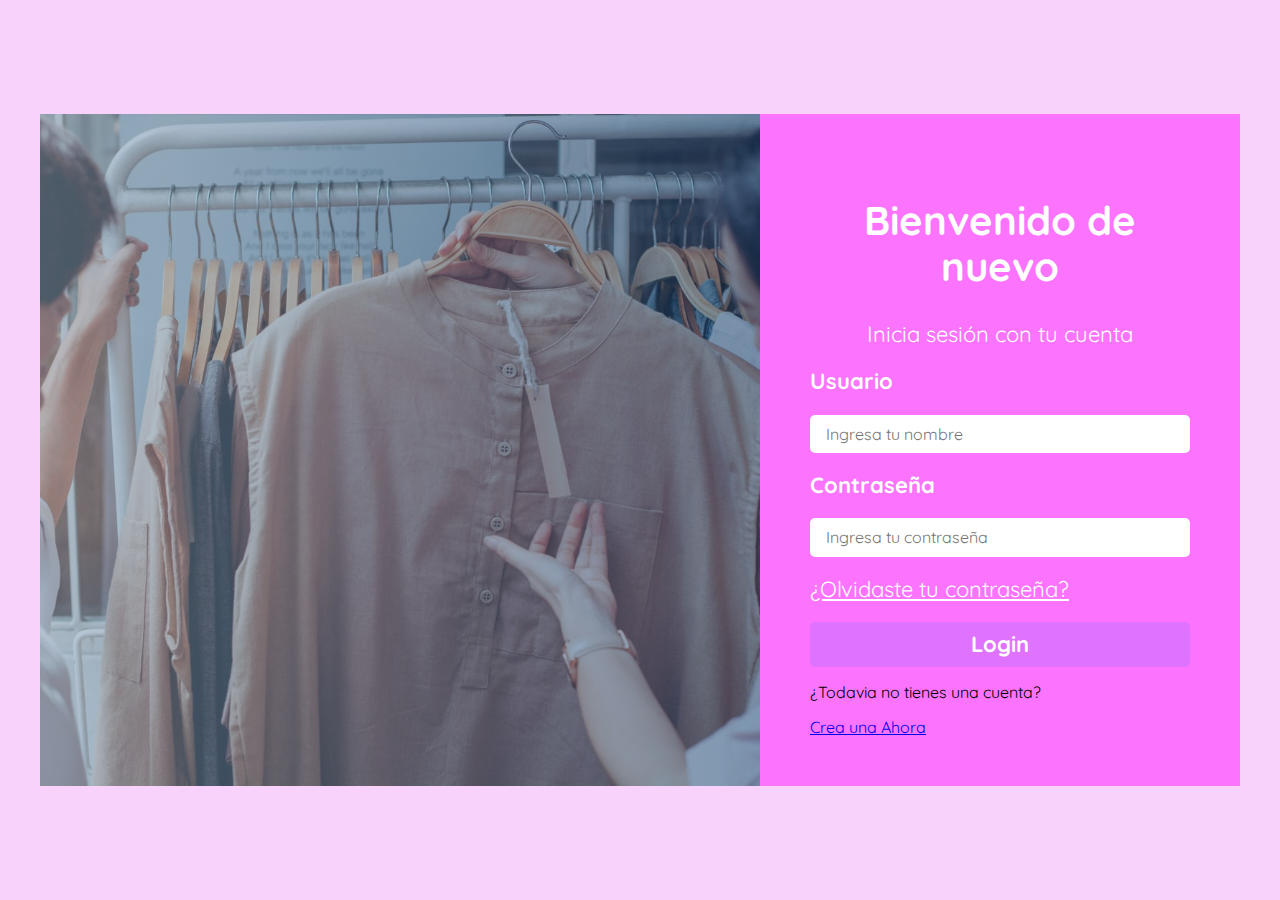
<file: indexLogin.html>
<!DOCTYPE html>
<html lang="es">

<head>
    <meta charset="utf-8">
    <meta name="viewport" content="width=device-width, initial-scale=1.0">
    <meta http-equiv="X-UA-Compatible" content="ie=edge">
    <title>Formulario CSS</title>
    <link rel="preconnect" href="https://fonts.googleapis.com">
    <link rel="preconnect" href="https://fonts.gstatic.com" crossorigin>
    <link href="https://fonts.googleapis.com/css2?family=Quicksand:wght@400;700&display=swap" rel="stylesheet">
    <link rel="stylesheet" href="css/normalize.css">
    <link rel="stylesheet" href="css/estilos.css">
</head>

<body>

    <div class="contenedor-formulario contenedor">
        <div class="imagen-formulario">
            
        </div>

        <form class="formulario">
            <div class="texto-formulario">
                <h2>Bienvenido de nuevo</h2>
                <p>Inicia sesión con tu cuenta</p>
            </div>
            <div class="input">
                <label for="usuario">Usuario</label>
                <input placeholder="Ingresa tu nombre" type="text" id="usuario">
            </div>
            <div class="input">
                <label for="contraseña">Contraseña</label>
                <input placeholder="Ingresa tu contraseña" type="password" id="contraseña">
            </div>
            <div class="password-olvidada">
                <a href="#">¿Olvidaste tu contraseña?</a>
            </div>
            <div class="input">
                <input type="submit" value="Login">
            </div>
            <div class="text-center px-lg-5 pt-lg-3 pb-lg-4 p-4 w-100 mt-auto">
                <p class="d-inline-block mb-0">¿Todavia no tienes una cuenta? </p><a href="indexRegistro.html" class="text-light font-weight-bold text-decoration-none ">   Crea una Ahora</a>
            </div>
        </form>
    </div>

</body>

</html>
</file>
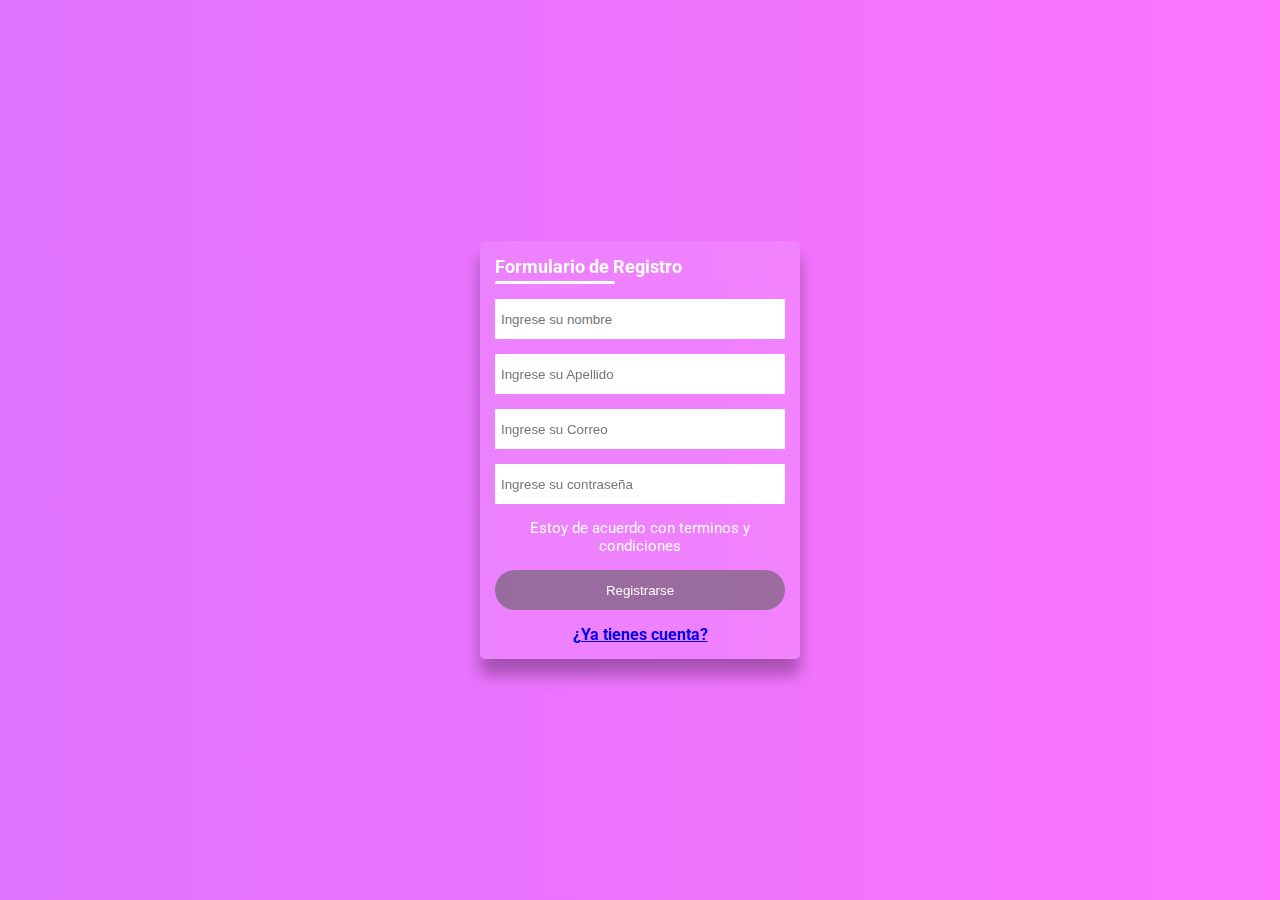
<file: indexRegistro.html>
<!DOCTYPE html>
<html lang="en">
<head>
    <meta charset="UTF-8">
    <meta http-equiv="X-UA-Compatible" content="IE=edge">
    <meta name="viewport" content="width=device-width, initial-scale=1.0">
    <link rel="stylesheet" href="styleRegistro.css">
    <link href="https://fonts.googleapis.com/css2?family=Roboto:wght@300&display=swap" rel="stylesheet">
    <title>Formulario de Registro</title>
</head>
<body>
    <form action="">
        <h1>Formulario de Registro </h1>
        <input type="text" placeholder="Ingrese su nombre">
        <input type="text" placeholder="Ingrese su Apellido">
        <input type="email" placeholder="Ingrese su Correo">
        <input type="password" placeholder="Ingrese su contraseña">
        <p class="acuerdo">Estoy de acuerdo con terminos y condiciones</p>
        <button>Registrarse</button>
        <p class="link"><a href="indexLogin.html">¿Ya tienes cuenta?</a></p>
    </form>
</body>
</html>
</file>
<file: css/estilos.css>
:root{
   /* --azul:#134074;
    --azulOscuro:#0B2545;
    --azulGris:#8DA9C4;*/
    --blanco: #fff;
    --fuente:'Quicksand', sans-serif;
    --color-primario: #fc74fd;
    --color-primario2: #f9d2fb;
    --color-borde: #df73ff;
}

html{
    box-sizing: border-box;
}

*,*::after, *::before{
    box-sizing: inherit;
}

body{
    font-family: var(--fuente);
    background-color: var(--color-primario2);
    display: flex;
    align-items: center;
    height: 100vh;
}

.contenedor{
    margin: 0 auto;
    max-width: 1200px;
    width: 95%;
}

.imagen-formulario{
    background-image: url('../img/img/Sale.jpeg');
    background-position: center center;
    background-size: cover;
    height: 200px;
    flex: 0 0 calc(60%);
    position: relative;
    
}
.imagen-formulario::before{
   content: '';
   position: absolute;
   top: 0;
   bottom: 0;
   left: 0;
   right: 0;
   background: linear-gradient(to right,rgba(141,169,196,.5), rgba(19, 64, 116, .5) );
   
}

@media(min-width:768px){
    .imagen-formulario{
        height: auto;
        background-position: right;
    }

}
@media(min-width:1200px){
    .imagen-formulario{
        background-position: center;
    }
}

@media(min-width:768px){
    .contenedor-formulario{
        display: flex;
    }
}

.formulario{
    padding: 50px;
    background-color: var( --color-primario);
}
.texto-formulario h2, .input label, .password-olvidada a, .texto-formulario p{
    color: var(--blanco);
}
.texto-formulario h2{
    font-size: 40px;
    text-align: center;
}
.texto-formulario p{
    font-size: 22px;
    text-align: center;
}
.input label{
    display: block;
    font-size: 22px;
    font-weight: bold;
    margin: 20px 0;
}
.password-olvidada a{
    display: inline-block;
    margin-top: 20px;
    font-size: 22px;
}
.input input{
    width: 100%;
    padding: 10px 16px;
    border-radius: 5px;
    outline: none;
    border: none;
}
.input input[type="submit"]{
    background-color: var(--color-borde);
    color: var(--blanco);
    font-size: 22px;
    font-weight: bold;
    border: none;
    margin-top: 20px;
    transition: background-color .3s ease-in-out;
}
.input input[type="submit"]:hover{
  
    cursor: pointer;
    background-color: var( --color-primario2);
}
</file>
<file: styleRegistro.css>
*{
    padding: 0;
    margin: 0;
    box-sizing: border-box;
   
}
body {
    width: 100%;
    height: 100vh;
    background: #fc74fd;  
    background: -webkit-linear-gradient(to right, #df73ff, #fc74fd); 
    background: linear-gradient(to right,  #df73ff, #fc74fd);
    font-family: 'Roboto', sans-serif;  
}
form{
    position: absolute;
    min-width: 280px;
    max-width: 25%;
    width: 25%;
    top: 50%;
    left: 50%;
    transform: translate(-50%,-50%);
    padding: 15px;
    box-shadow: 0 1rem 1rem  rgba(0, 0, 0, 0.3);
    background-color: rgba(255, 255, 255, 0.1);
    backdrop-filter: blur(1rem);
    border-radius: 5px;
    color: #fff;
}
h1{
    position: relative;
    font-size: 18px;
    margin-bottom: 15px;
    padding-bottom: 7px;
}
h1::after{
    content: "";
    position: absolute;
    height: 3px;
    border-radius: 3px;
    background-color: #fff;
    width: 120px;
    left: 0;
    bottom: 0;    
}
input{
    display: block;
    width: 100%;
    height: 40px;
    padding: 5px 6px;
    margin-bottom: 15px;
    border: none;
    outline: none;
    border-radius: 1px;
}

.acuerdo{
    text-align: center;
    margin-bottom: 15px;
    font-size: 15px;
}
button{
    display: block;
    margin: auto;
    width: 100%;
    height:40px ;
    background-color: #5d5b5b96;
    border: none;
    cursor: pointer;
    border-radius: 20px;
    color: #fff;
}
.link{
    text-align: center;
    margin-top: 15px;
    font-weight: bolder;
}
</file>
